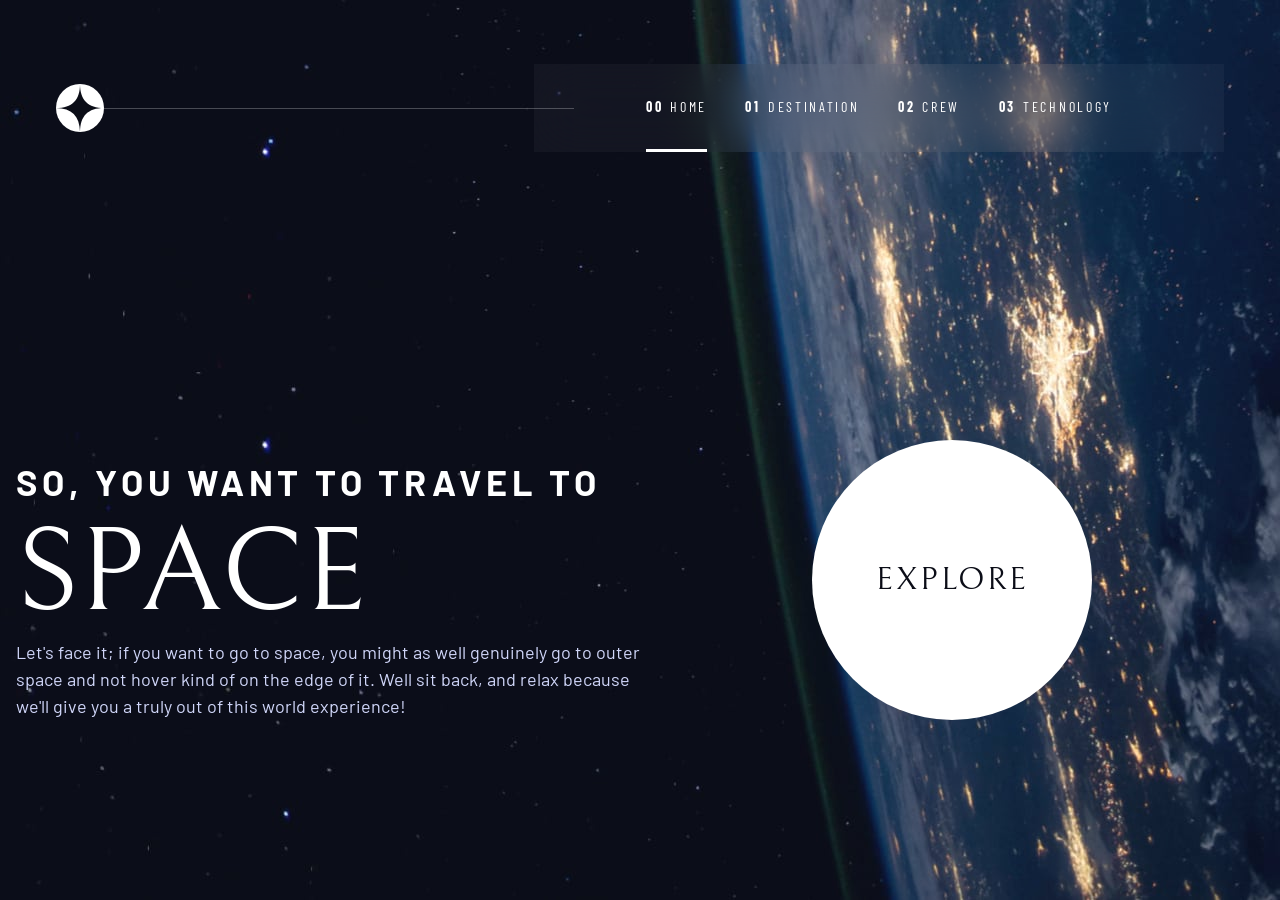
<file: index.html>
<!DOCTYPE html>
<html lang="en">
<head>
  <meta charset="UTF-8" />
  <meta name="viewport" content="width=device-width, initial-scale=1.0" />
  <title>Space Tourism</title>
 <link rel="preconnect" href="https://fonts.googleapis.com" />
 <link rel="preconnect" href="https://fonts.gstatic.com" crossorigin />
 <link href="https://fonts.googleapis.com/css2?family=Barlow+Condensed:wght@400;700&family=Barlow&family=Bellefair&display=swap" rel="stylesheet" />
  <link rel="stylesheet" href="styles.css" />
  <link rel="icon" type="image/png" href="assets/favicon.png" />
</head>
<body class="page-home">


  <header class="primary-header">
    <div class="logo">
      <a href="index.html">
        <img src="shared/logo.svg" alt="Space Tourism logo" />
      </a>
    </div>

    <button class="mobile-nav-toggle" aria-controls="primary-navigation" aria-expanded="false">
      <img src="shared/icon-hamburger.svg" alt="open menu" class="icon-hamburger" />
      <img src="shared/icon-close.svg" alt="close menu" class="icon-close" />
      <span class="sr-only">Menu</span>
    </button>

    <nav>
      <ul id="primary-navigation" class="primary-navigation" data-visible="false">
        <li class="active">
          <a href="index.html">
            <span aria-hidden="true">00</span> Home
          </a>
        </li>
        <li>
          <a href="destination.html">
            <span aria-hidden="true">01</span> Destination
          </a>
        </li>
        <li>
          <a href="crew.html">
          <span aria-hidden="true">02</span> Crew</a>
        </li>
        <li>
          <a href="technology.html">
            <span aria-hidden="true">03</span> Technology
          </a>
        </li>
      </ul>
    </nav>
  </header>

  <!-- ===================== MAIN ===================== -->
  <main class="grid-container grid-container--home">

    <!-- Left: Text -->
    <div class="home-text">
      <h1 class="text-preset-5 uppercase letter-spacing-1">
        So, you want to travel to
      </h1>
      <p class="fs-900 ff-serif uppercase">Space</p>
      <p class="text-accent fs-400 ff-sans-normal">
        Let's face it; if you want to go to space, you might as well
        genuinely go to outer space and not hover kind of on the edge of it.
        Well sit back, and relax because we'll give you a truly out of this
        world experience!
      </p>
    </div>

    <!-- Right: CTA -->
    <div class="home-cta">
      <a href="destination.html" class="large-button ff-serif uppercase">
        Explore
      </a>
    </div>

  </main>
  <script src="navigation.js"></script>
  <script src="tabs.js"></script>
 </body>
</html>
</file>
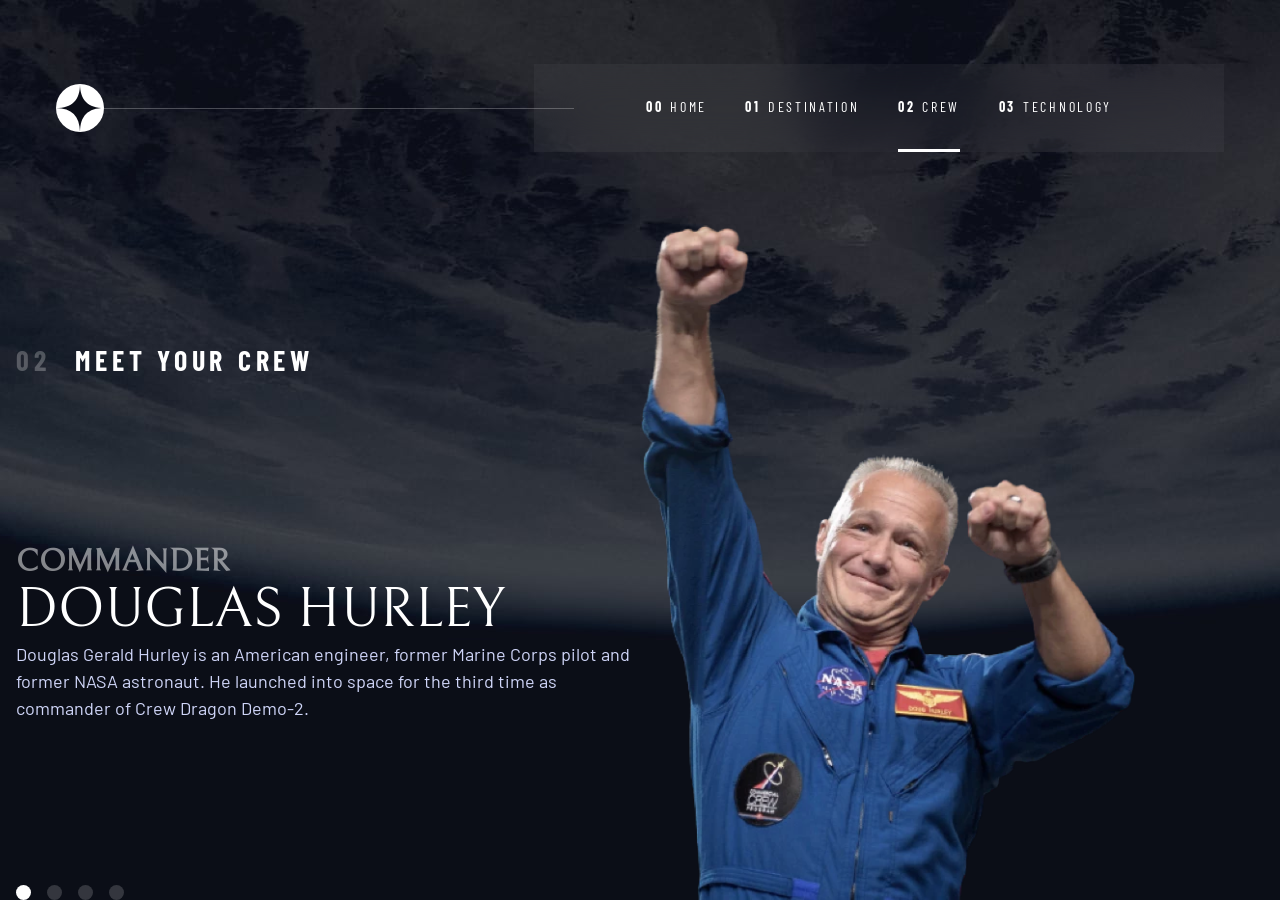
<file: crew.html>
<!DOCTYPE html>
<html lang="en">
<head>
  <meta charset="UTF-8" />
  <meta name="viewport" content="width=device-width, initial-scale=1.0" />
  <title>Space Tourism | Crew</title>
  <link rel="preconnect" href="https://fonts.googleapis.com" />
  <link rel="preconnect" href="https://fonts.gstatic.com" crossorigin />
  <link href="https://fonts.googleapis.com/css2?family=Barlow+Condensed:wght@400;700&family=Barlow&family=Bellefair&display=swap" rel="stylesheet" />
  <link rel="stylesheet" href="styles.css" />
  <link rel="icon" type="image/png" sizes="32x32" href="assets/favicon-32x32.png" />
</head>
<body class="page-crew">

  <header class="primary-header">
    <div class="logo">
      <a href="index.html">
        <img src="shared/logo.svg" alt="Space Tourism logo" />
      </a>
    </div>
    <button class="mobile-nav-toggle" aria-controls="primary-navigation" aria-expanded="false">
      <img src="shared/icon-hamburger.svg" alt="open menu" class="icon-hamburger" />
      <img src="shared/icon-close.svg" alt="close menu" class="icon-close" />
      <span class="sr-only">Menu</span>
    </button>
    <nav>
      <ul id="primary-navigation" class="primary-navigation" data-visible="false">
        <li><a href="index.html"><span aria-hidden="true">00</span> Home</a></li>
        <li><a href="destination.html"><span aria-hidden="true">01</span> Destination</a></li>
        <li class="active"><a href="crew.html" aria-current="page"><span aria-hidden="true">02</span> Crew</a></li>
        <li><a href="technology.html"><span aria-hidden="true">03</span> Technology</a></li>
      </ul>
    </nav>
  </header>

  <main class="grid-container grid-container--crew">

    <h1 class="numbered-title">
      <span aria-hidden="true">02</span> Meet your crew
    </h1>

    <picture>
      <source srcset="assets/crew/image-douglas-hurley.webp" type="image/webp" />
      <img src="assets/crew/image-douglas-hurley.png" alt="Douglas Hurley" id="crew-image" />
    </picture>

    <div class="dot-indicators" role="tablist" aria-label="crew members">
      <button role="tab" aria-selected="true" data-index="0">
        <span class="sr-only">Douglas Hurley</span>
      </button>
      <button role="tab" aria-selected="false" data-index="1">
        <span class="sr-only">Mark Shuttleworth</span>
      </button>
      <button role="tab" aria-selected="false" data-index="2">
        <span class="sr-only">Victor Glover</span>
      </button>
      <button role="tab" aria-selected="false" data-index="3">
        <span class="sr-only">Anousheh Ansari</span>
      </button>
    </div>

    <article class="crew-details">
      <h2 id="crew-role" class="fs-600 ff-serif uppercase text-accent">Commander</h2>
      <p id="crew-name" class="fs-700 ff-serif uppercase">Douglas Hurley</p>
      <p id="crew-bio" class="text-accent ff-sans-normal">
        Douglas Gerald Hurley is an American engineer, former Marine Corps pilot 
        and former NASA astronaut. He launched into space for the third time as 
        commander of Crew Dragon Demo-2.
      </p>
    </article>

  </main>

  <script src="navigation.js"></script>
  <script src="tabs.js"></script>
</body>
</html>
</file>
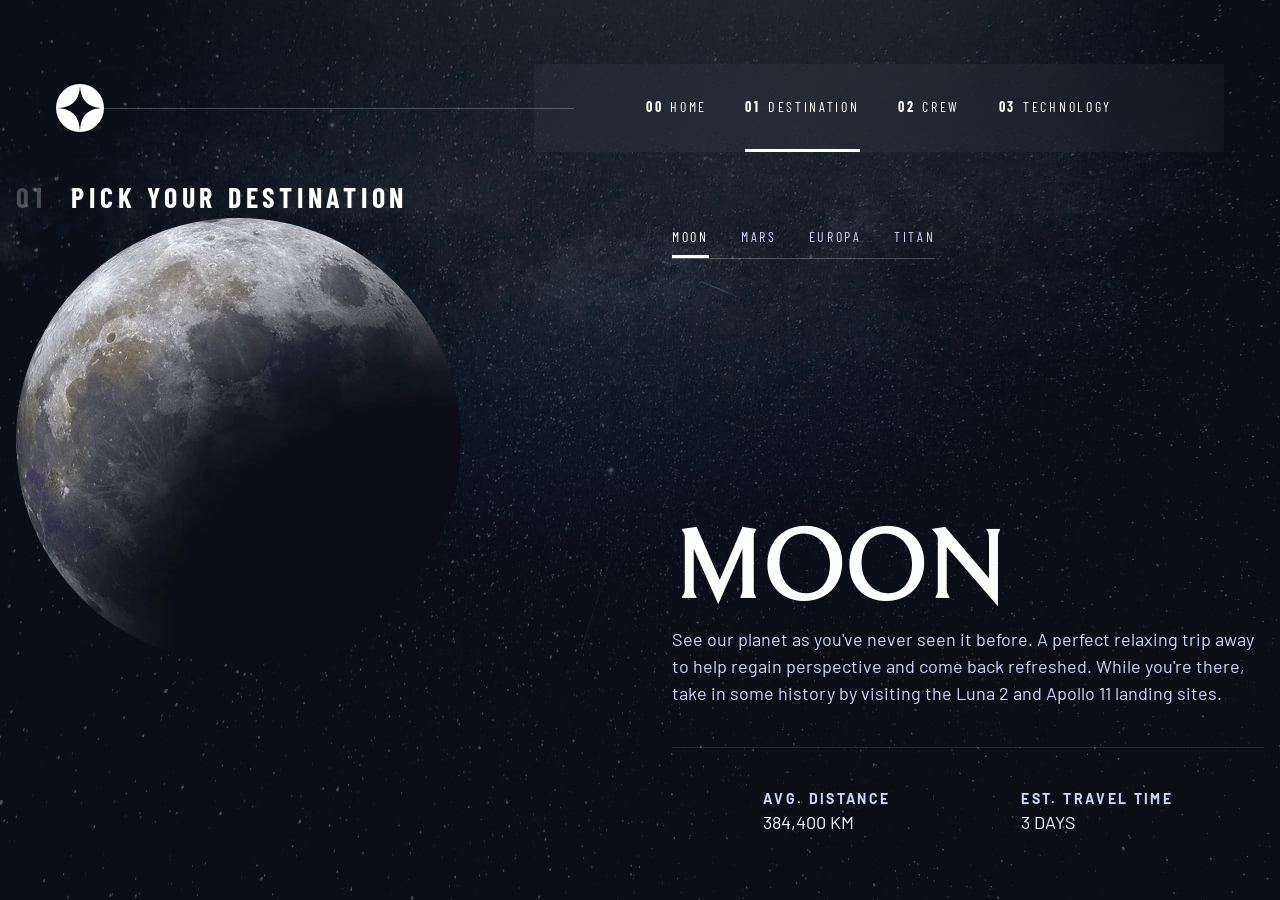
<file: destination.html>
<!DOCTYPE html>
<html lang="en">

<head>
  <meta charset="UTF-8" />
  <meta name="viewport" content="width=device-width, initial-scale=1.0" />
  <title>Space Tourism | Destination</title>
  <link rel="icon" type="image/png" href="favicon-32x32.png" />
  <link rel="preconnect" href="https://fonts.googleapis.com" />
  <link rel="preconnect" href="https://fonts.gstatic.com" crossorigin />
  <link href="https://fonts.googleapis.com/css2?family=Barlow&family=Barlow+Condensed:wght@400;700&family=Bellefair&display=swap" rel="stylesheet" />
  <link rel="stylesheet" href="styles.css" />
</head>

<body class="page-destination">

  <a class="skip-to-content" href="#main">Skip to content</a>

  <header class="primary-header">
    <div class="logo">
      <a href="index.html">
        <img src="shared/logo.svg" alt="Space Tourism logo" />
      </a>
    </div>

    <button class="mobile-nav-toggle" aria-controls="primary-navigation" aria-expanded="false">
      <img src="shared/icon-hamburger.svg" alt="open menu" class="icon-hamburger" />
      <img src="shared/icon-close.svg" alt="close menu" class="icon-close" />
      <span class="sr-only">Menu</span>
    </button>

    <nav>
      <ul id="primary-navigation" class="primary-navigation" data-visible="false">
        <li>
          <a href="index.html">
            <span aria-hidden="true">00</span> Home
          </a>
        </li>
        <li class="active">
          <a href="destination.html">
            <span aria-hidden="true">01</span> Destination
          </a>
        </li>
        <li>
          <a href="crew.html">
            <span aria-hidden="true">02</span> Crew
          </a>
        </li>
        <li>
          <a href="technology.html">
            <span aria-hidden="true">03</span> Technology
          </a>
        </li>
      </ul>
    </nav>
  </header>

  <main id="main" class="grid-container grid-container--destination">

    <h1 class="numbered-title">
      <span aria-hidden="true">01</span> Pick your destination
    </h1>

    <picture>
      <source id="dest-source" srcset="assets/destination/image-moon.webp" type="image/webp" />
      <img id="dest-image" src="assets/destination/image-moon.png" alt="The Moon" />
    </picture>

    <ul class="tab-list" role="tablist">
      <li role="presentation">
        <button role="tab" aria-selected="true" data-index="0" class="active">Moon</button>
      </li>
      <li role="presentation">
        <button role="tab" aria-selected="false" data-index="1">Mars</button>
      </li>
      <li role="presentation">
        <button role="tab" aria-selected="false" data-index="2">Europa</button>
      </li>
      <li role="presentation">
        <button role="tab" aria-selected="false" data-index="3">Titan</button>
      </li>
    </ul>

    <div class="destination-info">
      <h2 id="dest-name" class="fs-800 uppercase ff-serif">Moon</h2>
      <p id="dest-description" class="text-accent">
        See our planet as you've never seen it before. A perfect relaxing trip away to help
        regain perspective and come back refreshed. While you're there, take in some history
        by visiting the Luna 2 and Apollo 11 landing sites.
      </p>

      <div class="destination-meta">
        <div>
          <h3 class="text-accent fs-200 uppercase letter-spacing-3">Avg. distance</h3>
          <p id="dest-distance" class="uppercase">384,400 km</p>
        </div>
        <div>
          <h3 class="text-accent fs-200 uppercase letter-spacing-3">Est. travel time</h3>
          <p id="dest-travel" class="uppercase">3 days</p>
        </div>
      </div>
    </div>

  </main>

  <script src="navigation.js"></script>
  <script src="destination.js"></script>
</body>

</html>
</file>
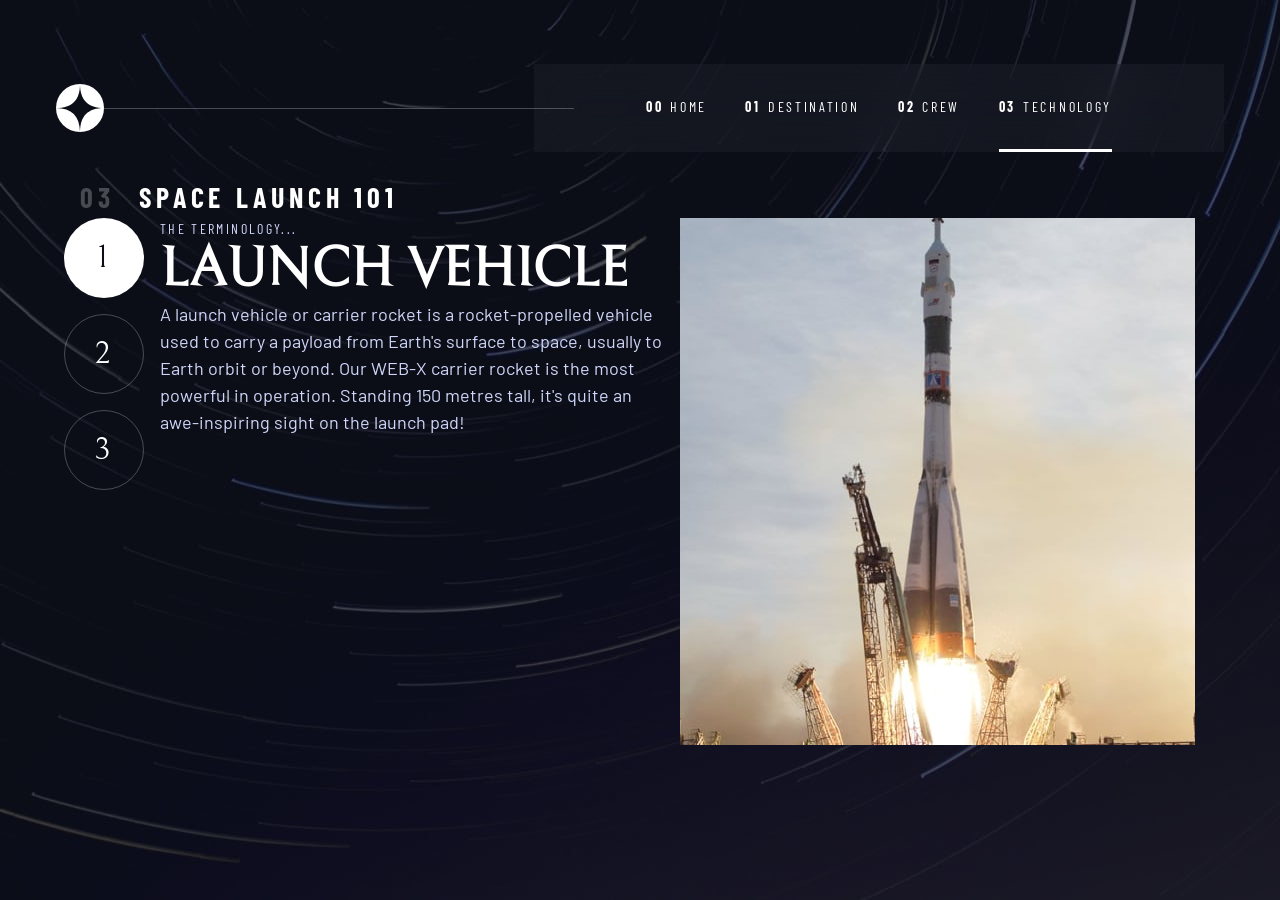
<file: technology.html>
<!DOCTYPE html>
<html lang="en">

<head>
  <meta charset="UTF-8" />
  <meta name="viewport" content="width=device-width, initial-scale=1.0" />
  <title>Space Tourism | Technology</title>
  <link rel="icon" type="image/png" href="favicon-32x32.png" />
  <link rel="preconnect" href="https://fonts.googleapis.com" />
  <link rel="preconnect" href="https://fonts.gstatic.com" crossorigin />
  <link href="https://fonts.googleapis.com/css2?family=Barlow&family=Barlow+Condensed:wght@400;700&family=Bellefair&display=swap" rel="stylesheet" />
  <link rel="stylesheet" href="styles.css" />
</head>

<body class="page-technology">

  <a class="skip-to-content" href="#main">Skip to content</a>

  <header class="primary-header">
    <div class="logo">
      <a href="index.html">
        <img src="shared/logo.svg" alt="Space Tourism logo" />
      </a>
    </div>

    <button class="mobile-nav-toggle" aria-controls="primary-navigation" aria-expanded="false">
      <img src="shared/icon-hamburger.svg" alt="open menu" class="icon-hamburger" />
      <img src="shared/icon-close.svg" alt="close menu" class="icon-close" />
      <span class="sr-only">Menu</span>
    </button>

    <nav>
      <ul id="primary-navigation" class="primary-navigation" data-visible="false">
        <li>
          <a href="index.html">
            <span aria-hidden="true">00</span> Home
          </a>
        </li>
        <li>
          <a href="destination.html">
            <span aria-hidden="true">01</span> Destination
          </a>
        </li>
        <li>
          <a href="crew.html">
            <span aria-hidden="true">02</span> Crew
          </a>
        </li>
        <li class="active">
          <a href="technology.html">
            <span aria-hidden="true">03</span> Technology
          </a>
        </li>
      </ul>
    </nav>
  </header>

  <main id="main" class="grid-container grid-container--technology">

    <h1 class="numbered-title">
      <span aria-hidden="true">03</span> Space launch 101
    </h1>

    <picture>
      <img id="tech-image" src="./assets/technology/image-launch-vehicle-landscape.jpg" alt="Launch vehicle" />
    </picture>

    <div class="number-indicators" role="tablist" aria-label="technology list">
      <button role="tab" aria-selected="true" data-index="0" class="active">1</button>
      <button role="tab" aria-selected="false" data-index="1">2</button>
      <button role="tab" aria-selected="false" data-index="2">3</button>
    </div>

    <article class="technology-details">
      <p class="text-accent ff-sans-cond uppercase letter-spacing-3 fs-200">The terminology...</p>
      <h2 id="tech-name" class="fs-700 ff-serif uppercase">Launch vehicle</h2>
      <p id="tech-description" class="text-accent">
        A launch vehicle or carrier rocket is a rocket-propelled vehicle used to carry a payload from Earth's surface to space, usually to Earth orbit or beyond. Our WEB-X carrier rocket is the most powerful in operation. Standing 150 metres tall, it's quite an awe-inspiring sight on the launch pad!
      </p>
    </article>

  </main>

  <script src="navigation.js"></script>
  <script src="technology.js"></script>
</body>
</html>
</file>
<file: styles.css>
:root {
  /* Colors */
  --clr-dark:       #0B0D17;
  --clr-light:      #D0D6F9;
  --clr-white:      #FFFFFF;

  /* Font sizes — fluid scale */
  --fs-900: clamp(5rem, 8vw + 1rem, 9.375rem); /* 150px */
  --fs-800: 3.5rem;    /* 56px  */
  --fs-700: 1.5rem;    /* 24px  */
  --fs-600: 1rem;      /* 16px  */
  --fs-500: 1.75rem;   /* 28px  */
  --fs-400: 0.9375rem; /* 15px  */
  --fs-300: 1rem;
  --fs-200: 0.875rem;  /* 14px  */

  /* Font families */
  --ff-serif:      "Bellefair", serif;
  --ff-sans-cond:  "Barlow Condensed", sans-serif;
  --ff-sans-normal:"Barlow", sans-serif;

  /* Letter spacing */
  --ls-1: 4.75px;
  --ls-2: 2.7px;
  --ls-3: 2.35px;
}

/* =========================================
   2. RESET & BASE
========================================= */

*,
*::before,
*::after {
  box-sizing: border-box;
}

body,
h1, h2, h3, h4, h5, h6,
p, figure, blockquote, dl, dd {
  margin: 0;
}

ul[role="list"],
ol[role="list"] {
  list-style: none;
  margin: 0;
  padding: 0;
}

html:focus-within {
  scroll-behavior: smooth;
}

body {
  font-family: var(--ff-sans-normal);
  font-size: var(--fs-400);
  color: var(--clr-white);
  background-color: var(--clr-dark);
  line-height: 1.5;
  min-height: 100vh;
  display: grid;
  grid-template-rows: min-content 1fr;
  overflow-x: hidden;
}

img,
picture {
  max-width: 100%;
  display: block;
}

input,
button,
textarea,
select {
  font: inherit;
}

/* Accesibilidad: skip nav */
.skip-to-content {
  position: absolute;
  z-index: 9999;
  background: var(--clr-white);
  color: var(--clr-dark);
  padding: 0.5em 1em;
  margin-inline: auto;
  transform: translateY(-100%);
  transition: transform 250ms ease-in;
}

.skip-to-content:focus {
  transform: translateY(0);
}


/* =========================================
   3a. UTILITY — COLORS
========================================= */

.bg-dark    { background-color: var(--clr-dark); }
.bg-accent  { background-color: var(--clr-light); }
.bg-white   { background-color: var(--clr-white); }

.text-dark   { color: var(--clr-dark); }
.text-accent { color: var(--clr-light); }
.text-white  { color: var(--clr-white); }


/* =========================================
   3b. UTILITY — TYPOGRAPHY
========================================= */

.ff-serif      { font-family: var(--ff-serif); }
.ff-sans-cond  { font-family: var(--ff-sans-cond); }
.ff-sans-normal{ font-family: var(--ff-sans-normal); }

.letter-spacing-1 { letter-spacing: var(--ls-1); }
.letter-spacing-2 { letter-spacing: var(--ls-2); }
.letter-spacing-3 { letter-spacing: var(--ls-3); }

.uppercase { text-transform: uppercase; }

.fs-900 { font-size: var(--fs-900); }
.fs-800 { font-size: var(--fs-800); }
.fs-700 { font-size: var(--fs-700); }
.fs-600 { font-size: var(--fs-600); }
.fs-500 { font-size: var(--fs-500); }
.fs-400 { font-size: var(--fs-400); }
.fs-300 { font-size: var(--fs-300); }
.fs-200 { font-size: var(--fs-200); }

.fs-900,
.fs-800,
.fs-700,
.fs-600 {
  line-height: 1.1;
}

/* Numbered heading style (ej: "01 Destination") */
.numbered-title {
  font-family: var(--ff-sans-cond);
  font-size: var(--fs-500);
  text-transform: uppercase;
  letter-spacing: var(--ls-1);
}

.numbered-title span {
  margin-right: 0.5em;
  font-weight: 700;
  color: hsla(0, 0%, 100%, 0.25);
}

/* =========================================
   3c. UTILITY — LAYOUT
========================================= */

.flex {
  display: flex;
  gap: var(--gap, 1rem);
}

.grid {
  display: grid;
  gap: var(--gap, 1rem);
}

.d-block { display: block; }

.sr-only {
  position: absolute;
  width: 1px;
  height: 1px;
  padding: 0;
  margin: -1px;
  overflow: hidden;
  clip: rect(0, 0, 0, 0);
  white-space: nowrap;
  border: 0;
}

.container {
  padding-inline: 2em;
  margin-inline: auto;
  max-width: 80rem;
}

.grid-container {
  display: grid;
  text-align: center;
  place-items: center;
  padding-inline: 1rem;
  padding-bottom: 4rem;
}

.grid-container p:not([class]) {
  max-width: 50ch;
}

.grid-container--home > *:first-child {
  grid-area: text;
}

.grid-container--home > *:last-child {
  grid-area: cta;
}

/* =========================================
   4a. COMPONENT — PRIMARY HEADER & NAV
========================================= */

.primary-header {
  display: flex;
  align-items: center;
  justify-content: space-between;
  padding: 1.5rem clamp(1.5rem, 5vw, 3.5rem);
}

.primary-header::after {
  content: '';
  display: block;
  position: relative;
  height: 1px;
  width: 100%;
  background: hsla(0, 0%, 100%, 0.25);
  order: 1;
  flex: 1;
  margin-right: -2.5rem;
  z-index: 100;
}

nav {
  order: 2;
}

.primary-navigation {
  --underline-gap: 2rem;
  display: flex;
  gap: clamp(1.5rem, 3vw, 3.5rem);
  list-style: none;
  margin: 0;
  padding: 0;
  background: hsla(0, 0%, 100%, 0.04);
  backdrop-filter: blur(1.5rem);
  padding-inline: clamp(3rem, 10vw, 7rem);
}

.primary-navigation a {
  display: flex;
  align-items: center;
  gap: 0.5em;
  text-decoration: none;
  font-family: var(--ff-sans-cond);
  font-size: var(--fs-200);
  letter-spacing: var(--ls-2);
  text-transform: uppercase;
  color: var(--clr-white);
  padding-block: 2rem;
  border-bottom: 3px solid transparent;
  transition: border-color 300ms ease;
}

.primary-navigation a:hover,
.primary-navigation a:focus {
  border-bottom-color: hsla(0, 0%, 100%, 0.5);
}

.primary-navigation .active a,
.primary-navigation a[aria-current="page"] {
  border-bottom-color: var(--clr-white);
}

.primary-navigation a span {
  font-weight: 700;
}

/* Botón hamburguesa (mobile) */
.mobile-nav-toggle {
  display: none;
}

/* =========================================
   4b. COMPONENT — LARGE BUTTON (Explore)
========================================= */

.large-button {
  position: relative;
  display: inline-grid;
  place-items: center;
  padding: 0 2em;
  aspect-ratio: 1;
  border-radius: 50%;
  text-decoration: none;
  font-size: 2rem;
  font-family: var(--ff-serif);
  letter-spacing: var(--ls-3);
  color: var(--clr-dark);
  background-color: var(--clr-white);
  z-index: 1;
  transition: box-shadow 300ms ease;
}

.large-button::after {
  content: '';
  position: absolute;
  z-index: -1;
  width: 100%;
  height: 100%;
  background: hsla(0, 0%, 100%, 0.1);
  border-radius: 50%;
  opacity: 0;
  transition: opacity 300ms linear, transform 300ms ease-in-out;
}

.large-button:hover::after,
.large-button:focus::after {
  opacity: 1;
  transform: scale(1.5);
}

/* =========================================
   4c. COMPONENTS — TABS / DOTS / NUMBERS
========================================= */

/* ---- Tabs de texto (Destination) ---- */
.tab-list {
  --underline-gap: 0.5rem;
  display: flex;
  gap: 2rem;
  list-style: none;
  padding: 0;
  margin: 0;
  border-bottom: 1px solid hsla(0, 0%, 100%, 0.25);
}

.tab-list button {
  display: inline-block;
  cursor: pointer;
  text-decoration: none;
  padding: var(--underline-gap, 1rem) 0;
  border-bottom: 3px solid transparent;
  font-family: var(--ff-sans-cond);
  font-size: var(--fs-200);
  letter-spacing: var(--ls-2);
  text-transform: uppercase;
  color: var(--clr-light);
  background: transparent;
  border-top: none;
  border-left: none;
  border-right: none;
  transition: border-color 300ms ease;
}

.tab-list button:hover {
  border-bottom-color: hsla(0, 0%, 100%, 0.5);
}

.tab-list .active button,
.tab-list button[aria-selected="true"] {
  color: var(--clr-white);
  border-bottom-color: var(--clr-white);
}

/* ---- Dots (Crew) ---- */
.dot-indicators {
  display: flex;
  gap: 1rem;
  list-style: none;
  padding: 0;
  margin: 0;
}

.dot-indicators > * {
  cursor: pointer;
  display: block;
  width: 0.9375rem;
  height: 0.9375rem;
  border-radius: 50%;
  background-color: hsla(0, 0%, 100%, 0.17);
  text-decoration: none;
  border: 0;
  padding: 0; /* Aquí está el ajuste que necesitábamos */
  transition: background-color 300ms ease;
}

.dot-indicators > *:hover,
.dot-indicators > *:focus {
  background-color: hsla(0, 0%, 100%, 0.5);
}

.dot-indicators > *[aria-selected="true"] {
  background-color: var(--clr-white);
}

/* ---- Numbers (Technology) ---- */
.number-indicators {
  display: flex;
  flex-direction: column;
  gap: 1rem;
  list-style: none;
  padding: 0;
  margin: 0;
}

.number-indicators button {
  cursor: pointer;
  display: grid;
  place-items: center;
  width: 5rem;
  height: 5rem;
  border-radius: 50%;
  border: 1px solid hsla(0, 0%, 100%, 0.25);
  text-decoration: none;
  color: var(--clr-white);
  font-family: var(--ff-serif);
  font-size: var(--fs-600);
  letter-spacing: var(--ls-3);
  background: transparent;
  transition: border-color 300ms ease, background-color 300ms ease;
}

.number-indicators button:hover,
.number-indicators button:focus {
  border-color: var(--clr-white);
}

.number-indicators .active,
.number-indicators button[aria-selected="true"] {
  background-color: var(--clr-white);
  color: var(--clr-dark);
}

/* =========================================
   5a. PAGE LAYOUT — HOME
========================================= */

.page-home {
  background-image: url('../assets/home/background-home-mobile.jpg');
  background-size: cover;
  background-position: bottom center;
}

.grid-container--home {
  padding-bottom: max(6rem, 20vh);
  align-items: end;
  grid-template-areas:
    'text'
    'cta';
}

/* =========================================
   5b. PAGE LAYOUT — DESTINATION
========================================= */

.page-destination {
  background-image: url('../assets/destination/background-destination-mobile.jpg');
  background-size: cover;
  background-position: bottom center;
}

.grid-container--destination {
  grid-template-areas:
    'title'
    'image'
    'tabs'
    'content';
}

.grid-container--destination > .numbered-title { grid-area: title; }
.grid-container--destination > picture         { grid-area: image; }
.grid-container--destination > .tab-list       { grid-area: tabs; }
.grid-container--destination > .destination-info { grid-area: content; }

.grid-container--destination picture {
  max-width: 60%;
}

.destination-meta {
  display: flex;
  flex-direction: column;
  gap: 2.5rem;
  border-top: 1px solid hsla(0, 0%, 100%, 0.1);
  padding-top: 2.5rem;
  margin-top: 2.5rem;
}

.destination-meta p {
  white-space: nowrap;
}

/* =========================================
   5c. PAGE LAYOUT — CREW
========================================= */

.page-crew {
  background-image: url('../assets/crew/background-crew-mobile.jpg');
  background-size: cover;
  background-position: bottom center;
  overflow: hidden;
}

.grid-container--crew {
  grid-template-areas:
    'title'
    'image'
    'dots'
    'content';
  padding-bottom: 0;
}

.grid-container--crew > .numbered-title  { grid-area: title; }
.grid-container--crew > picture          { grid-area: image; }
.grid-container--crew > .dot-indicators { grid-area: dots; }
.grid-container--crew > .crew-details   { grid-area: content; }

.grid-container--crew picture img {
    max-height: 75vh; /* La imagen nunca será más alta que el 75% de la pantalla */
    object-fit: contain;
  }

.crew-details h2 {
  color: hsla(0, 0%, 100%, 0.5);
}

/* =========================================
   5d. PAGE LAYOUT — TECHNOLOGY
========================================= */

.page-technology {
  background-image: url('../assets/technology/background-technology-mobile.jpg');
  background-size: cover;
  background-position: bottom center;
}

.grid-container--technology {
  grid-template-areas:
    'title'
    'image'
    'tabs'
    'content';
  padding-inline: 0;
}

.grid-container--technology > .numbered-title      { grid-area: title; padding-inline: 1rem; }
.grid-container--technology > picture              { grid-area: image; }
.grid-container--technology > .number-indicators  { grid-area: tabs; flex-direction: row; }
.grid-container--technology > .technology-details { grid-area: content; padding-inline: 1rem; }

.grid-container--technology picture img {
  width: 100%;
  object-fit: cover;
}


/* =========================================
   6. MEDIA QUERIES
========================================= */

/* ---------- TABLET (≥ 560px) ---------- */
@media (min-width: 35em) {

  /* Navigation */
  .primary-navigation a span { display: inline; }

  /* Font sizes */
  :root {
    --fs-800: 5rem;
    --fs-700: 2.5rem;
    --fs-600: 1.5rem;
    --fs-400: 1rem;
  }

  /* Home */
  .page-home {
    background-image: url('../assets/home/background-home-tablet.jpg');
    background-position: center center;
  }

  .grid-container--home {
    padding-bottom: max(10rem, 15vh);
  }

  /* Destination */
  .page-destination {
    background-image: url('../assets/destination/background-destination-tablet.jpg');
  }

  .grid-container--destination {
    grid-template-areas:
      '. title title .'
      '. image tabs .'
      '. image content .';
  }

  .grid-container--destination picture {
    max-width: 100%;
    align-self: start;
  }

  .destination-meta {
    flex-direction: row;
    justify-content: space-evenly;
  }

  /* Crew */
  .page-crew {
    background-image: url('../assets/crew/background-crew-tablet.jpg');
  }

  .grid-container--crew {
    padding-bottom: 0;
    grid-template-areas:
      'title'
      'content'
      'dots'
      'image';
  }

  /* Technology */
  .page-technology {
    background-image: url('../assets/technology/background-technology-tablet.jpg');
  }

  .grid-container--technology {
    padding-inline: 1rem;
  }
}

/* ---------- DESKTOP (≥ 992px) ---------- */
@media (min-width: 62em) {

  /* Font sizes */
  :root {
    --fs-800: 6.25rem;
    --fs-700: 3.5rem;
    --fs-600: 2rem;
    --fs-400: 1.125rem;
  }

  /* Header */
  .primary-header {
    padding-top: 2.5rem;
    margin-top: 1.5rem;
  }

  .primary-navigation a span { display: inline; }

  /* Home */
  .page-home {
    background-image: url('../assets/home/background-home-desktop.jpg');
  }

  .grid-container--home {
    text-align: left;
    grid-template-columns: minmax(0, 1fr) minmax(0, 1fr);
    grid-template-areas: 'text cta';
    align-items: end;
    padding-bottom: max(6rem, 20vh);
  }

  /* Destination */
  .page-destination {
    background-image: url('../assets/destination/background-destination-desktop.jpg');
  }

  .grid-container--destination {
    text-align: left;
    grid-template-columns: minmax(0, 1fr) minmax(0, 1fr);
    grid-template-rows: min-content 1fr;
    grid-template-areas:
      'title title'
      'image tabs'
      'image content';
    align-items: start;
    justify-items: start;
    column-gap: 4rem;
  }

  .grid-container--destination picture { max-width: 90%; }

  .destination-meta { flex-direction: row; }

  /* Crew */
  .page-crew {
    background-image: url('../assets/crew/background-crew-desktop.jpg');
  }

  .grid-container--crew {
    text-align: left;
    grid-template-columns: minmax(0, 1fr) minmax(0, 1fr);
    grid-template-areas:
      'title image'
      'content image'
      'dots image';
    justify-items: start;
    align-items: end;
  }

  .grid-container--crew picture {
    max-width: 90%;
    align-self: end;
    border-bottom: none;
  }

  /* Technology */
  .page-technology {
    background-image: url('../assets/technology/background-technology-desktop.jpg');
  }

  .grid-container--technology {
    text-align: left;
    grid-template-columns: min-content minmax(0, 1fr) minmax(0, 1fr);
    grid-template-rows: min-content 1fr;
    grid-template-areas:
      'title title title'
      'tabs content image';
    justify-items: start;
    align-items: start;
    padding-inline: max(1rem, 5vw);
  }

  .grid-container--technology > .number-indicators { flex-direction: column; }

  .grid-container--technology picture img {
    object-position: left center;
  }

  .mobile-nav-toggle { display: none; }
}

/* ---------- MOBILE NAV ---------- */
@media (max-width: 35em) {

  .primary-header::after { display: none; }

  .primary-navigation {
    --underline-gap: 0.5rem;
    position: fixed;
    inset: 0 0 0 30%;
    z-index: 1000;
    flex-direction: column;
    padding: min(20rem, 15vh) 2rem;
    gap: 0;
    transform: translateX(100%);
    transition: transform 400ms ease-in-out;
  }

  .primary-navigation[data-visible="true"] {
    transform: translateX(0);
  }

  .primary-navigation a {
    border-bottom: none;
    border-right: 3px solid transparent;
  }

  .primary-navigation a:hover,
  .primary-navigation .active a {
    border-right-color: var(--clr-white);
  }

  .mobile-nav-toggle {
    display: block;
    position: fixed;
    right: 1.5rem;
    top: 1.75rem;
    z-index: 2000;
    background: transparent;
    border: none;
    cursor: pointer;
    padding: 0.5em;
  }

  .mobile-nav-toggle .icon-close { display: none; }

  .mobile-nav-toggle[aria-expanded="true"] .icon-close    { display: block; }
  .mobile-nav-toggle[aria-expanded="true"] .icon-hamburger { display: none; }
}

/* =========================================
   TEST-NETLIFY
========================================= */
</file>
